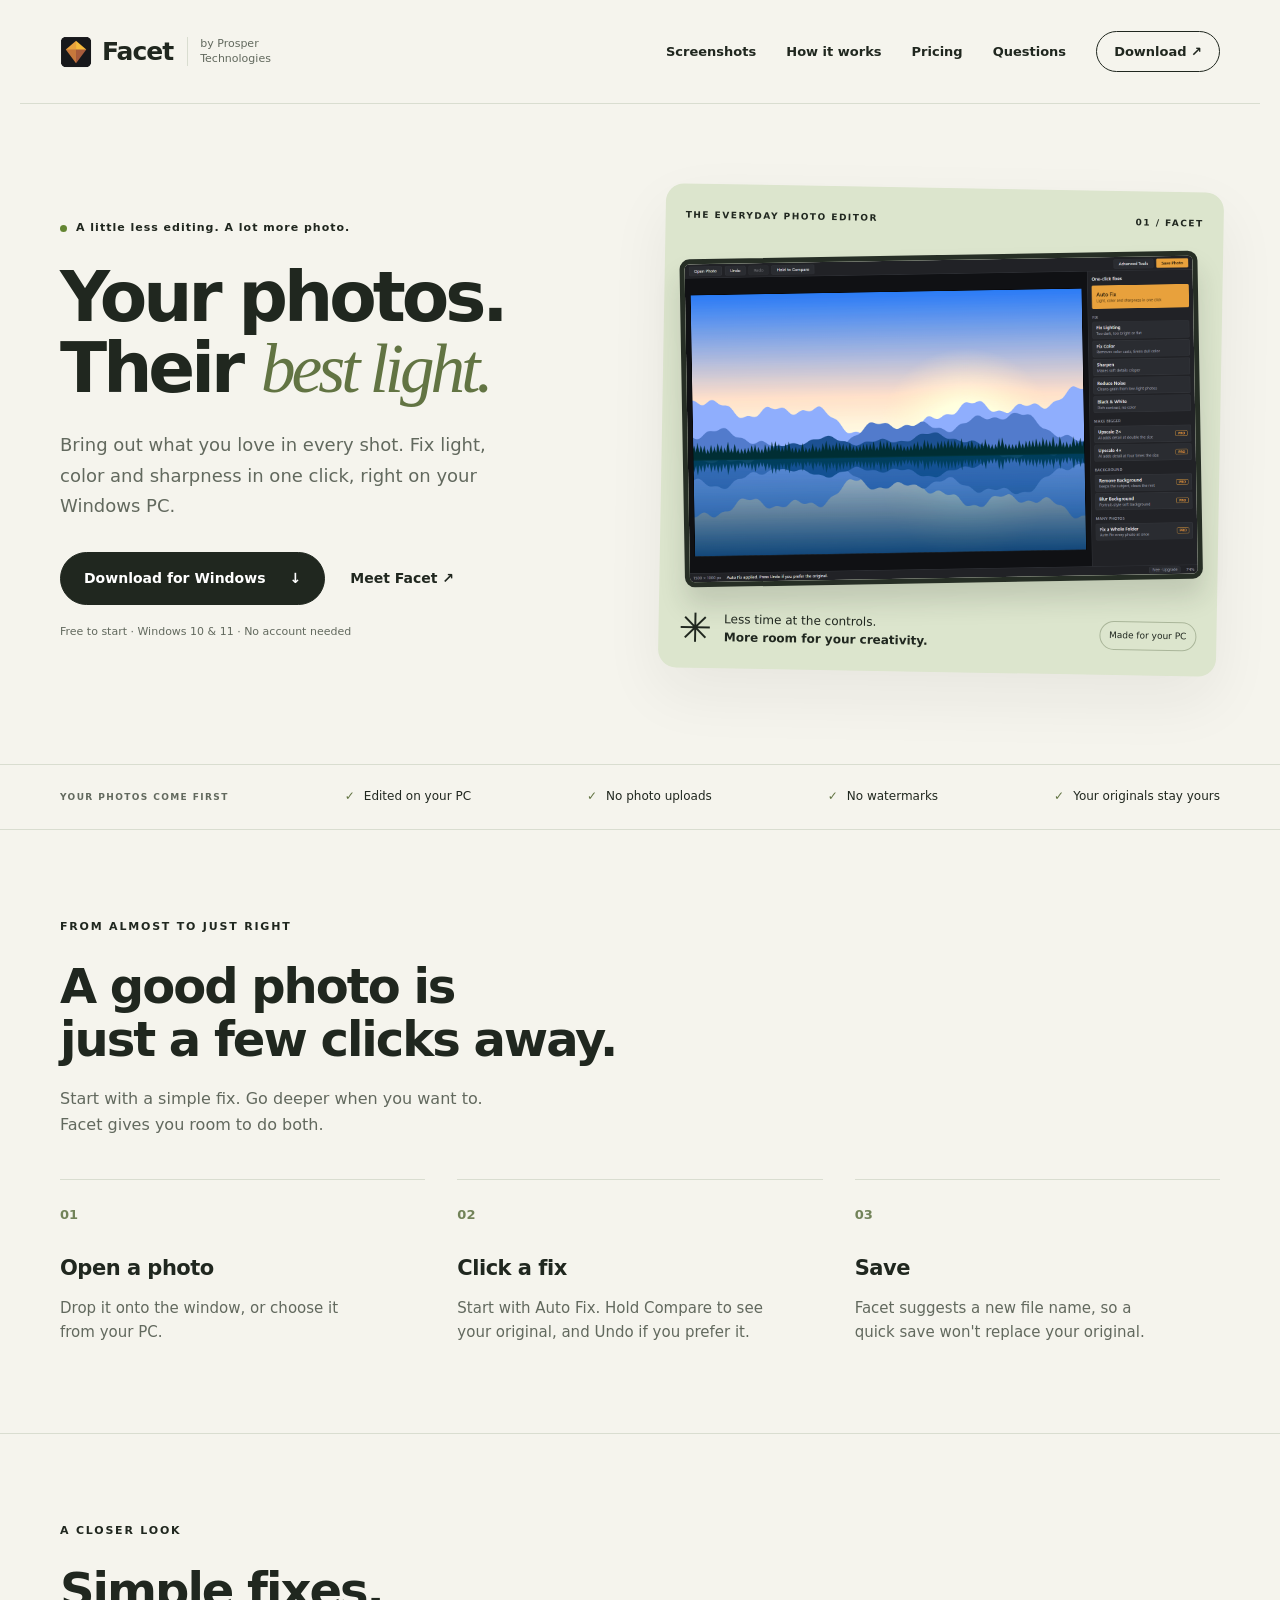
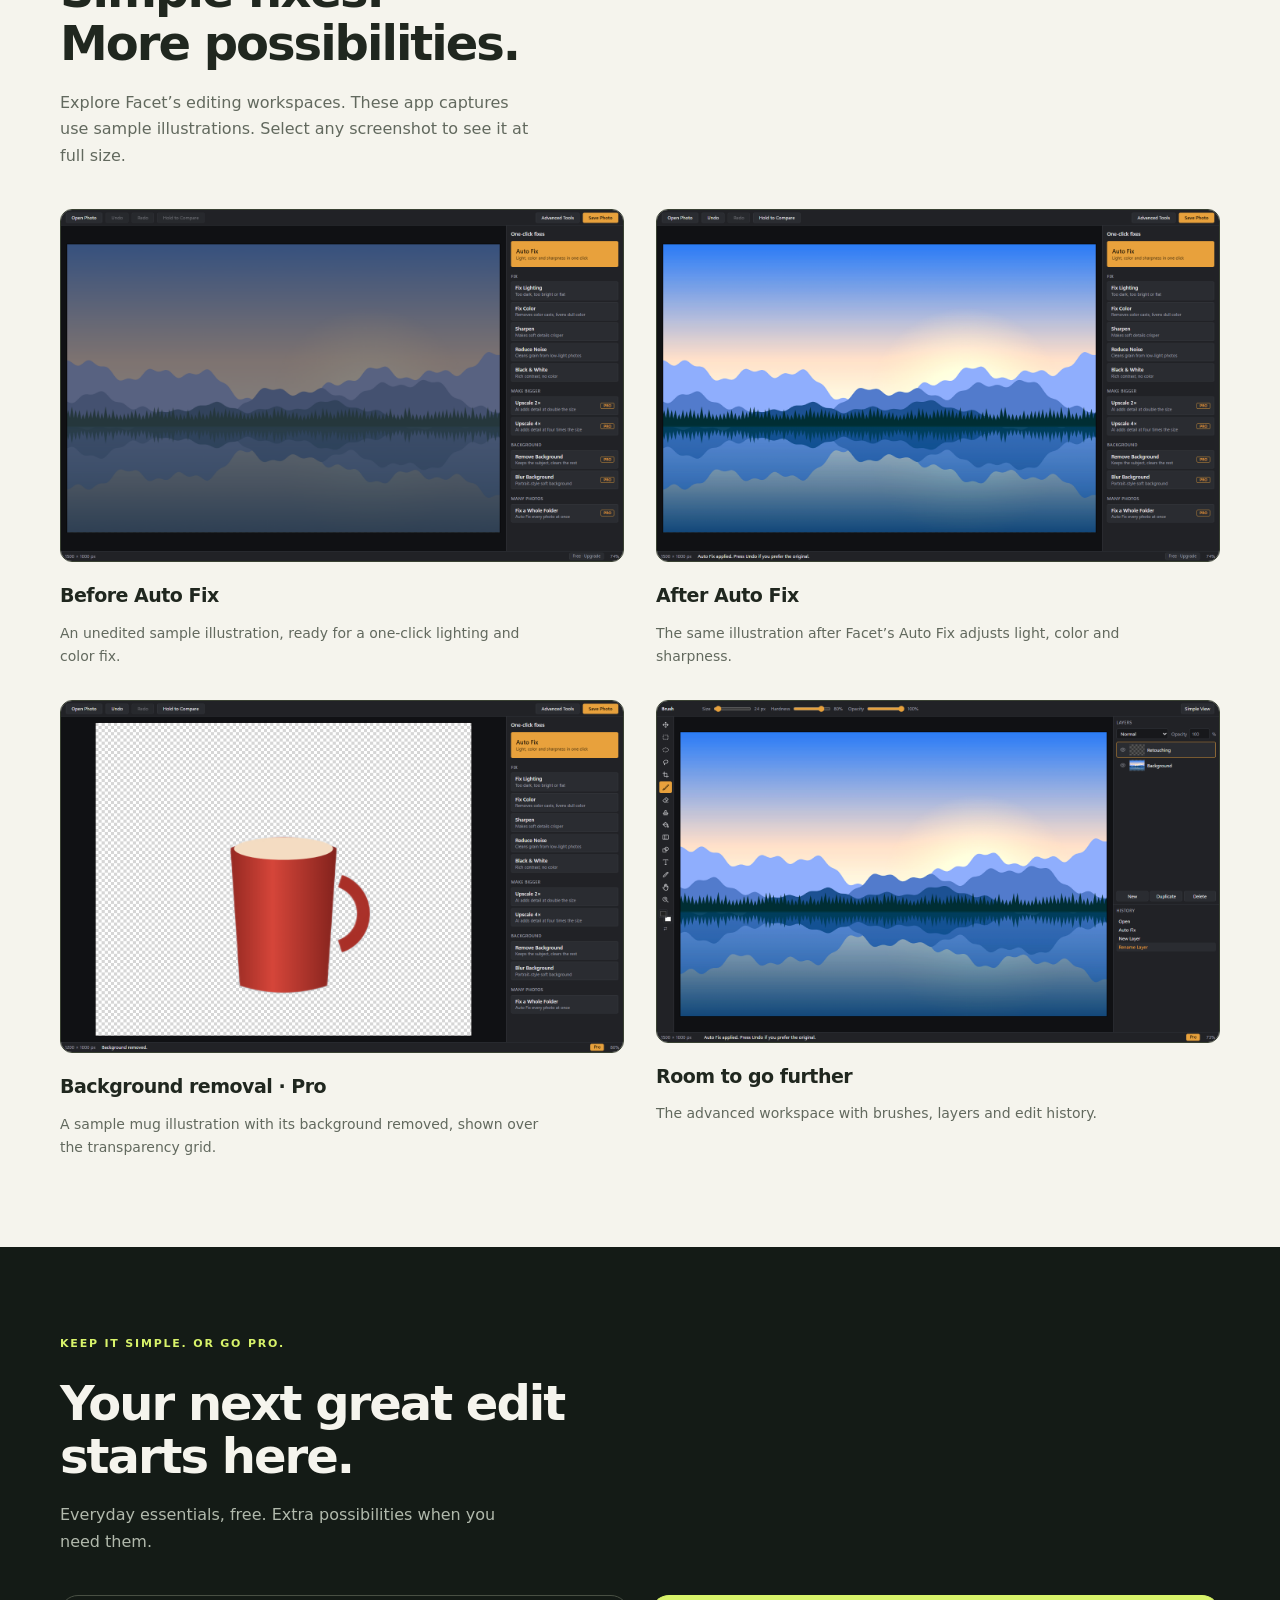
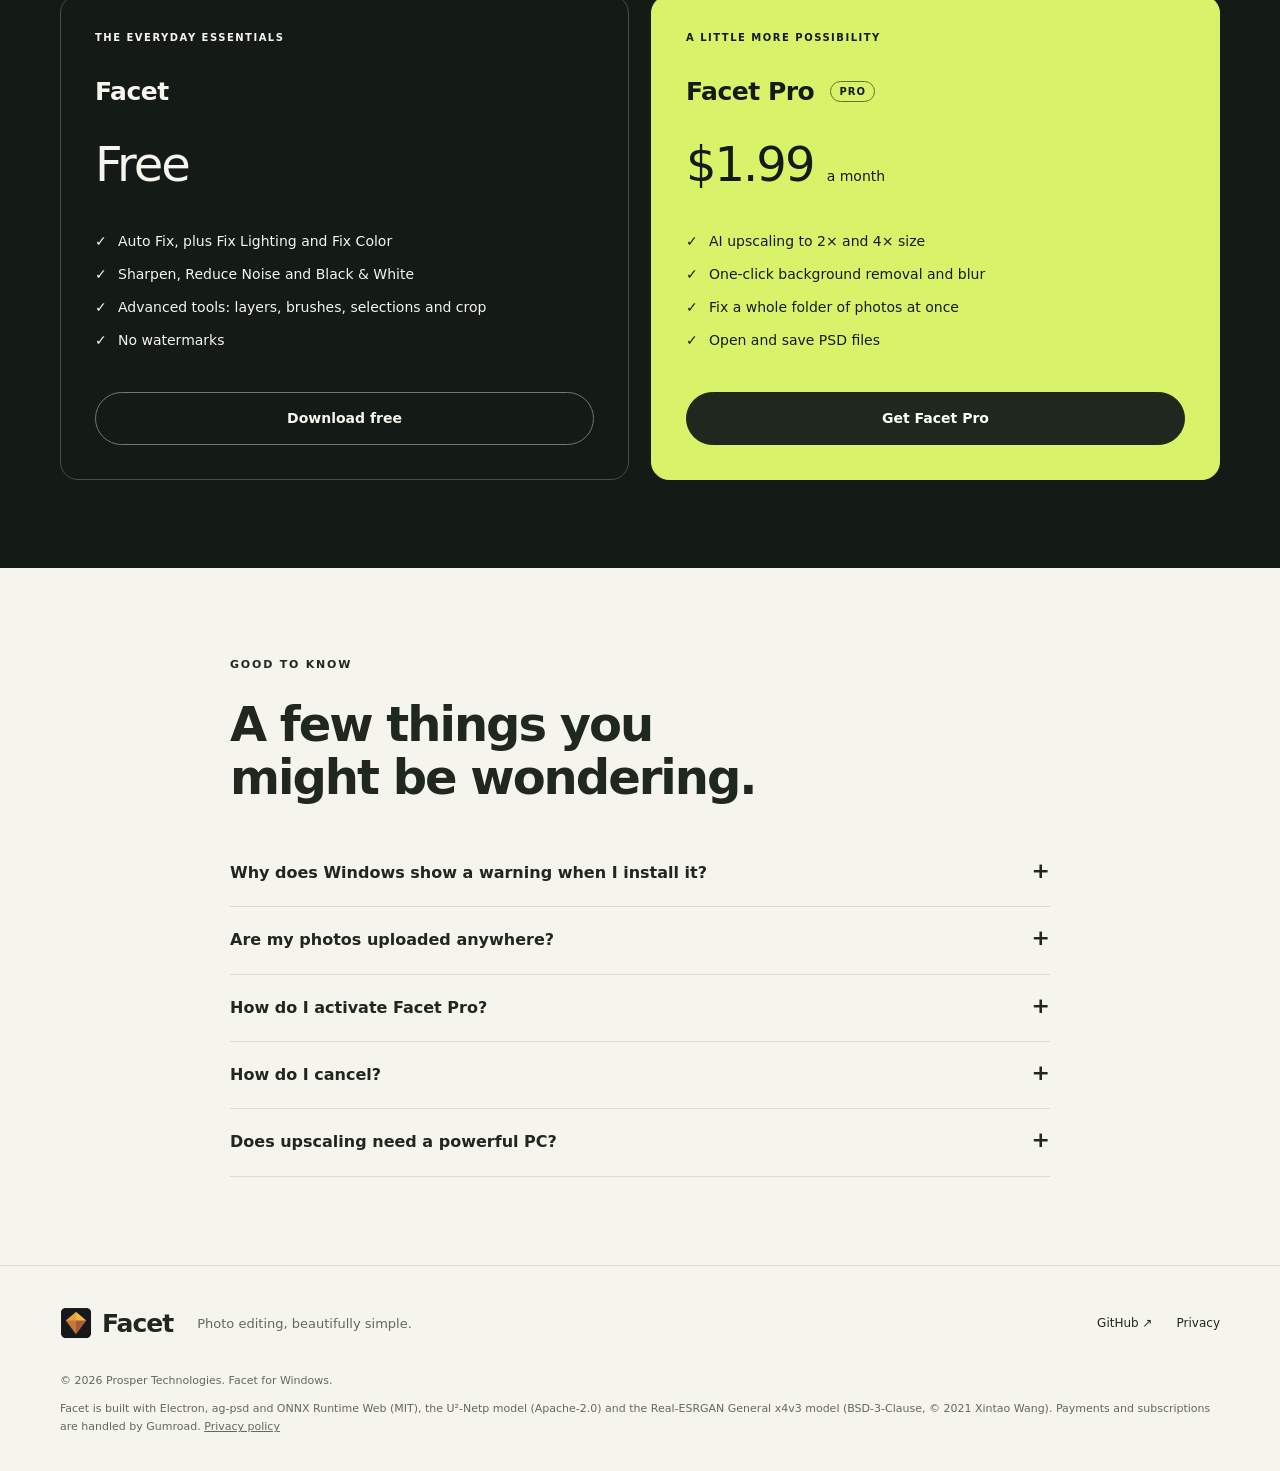
<file: index.html>
<!doctype html>
<html lang="en">
<head>
  <meta charset="utf-8">
  <meta name="viewport" content="width=device-width, initial-scale=1">
  <title>Facet — Photo editing, beautifully simple | Prosper Technologies</title>
  <meta name="description" content="Fix light, color and sharpness in one click. Facet is a free photo editor for Windows that keeps your photos on your PC.">
  <meta name="author" content="Prosper Technologies">
  <meta name="theme-color" content="#141714">
  <link rel="canonical" href="https://prospertechnology.github.io/facet/">
  <meta property="og:title" content="Facet — Your photos. Their best light.">
  <meta property="og:description" content="One-click photo fixes for Windows. Edit locally, keep your originals, and make something worth sharing.">
  <meta property="og:type" content="website">
  <meta property="og:url" content="https://prospertechnology.github.io/facet/">
  <meta property="og:image" content="https://prospertechnology.github.io/facet/facet-app.png">
  <link rel="icon" href="icon.png">
  <link rel="stylesheet" href="styles.css">
</head>
<body>
  <a class="skip" href="#top">Skip to content</a>
  <header>
    <div class="wrap">
      <a class="brand" href="#top"><img src="icon.png" alt="" width="32" height="32">Facet<span class="brand-by">by Prosper Technologies</span></a>
      <nav aria-label="Page sections">
        <a href="#gallery">Screenshots</a>
        <a href="#how">How it works</a>
        <a href="#pricing">Pricing</a>
        <a href="#questions">Questions</a>
        <a class="nav-download" href="https://github.com/ProsperTechnology/facet/releases/latest">Download ↗</a>
      </nav>
    </div>
  </header>

  <main id="top">
    <div class="wrap hero">
      <div class="hero-copy">
        <p class="eyebrow"><span class="status-dot"></span> A little less editing. A lot more photo.</p>
        <h1>Your photos.<br>Their <em>best light.</em></h1>
        <p class="lede">Bring out what you love in every shot. Fix light, color and sharpness in one click, right on your Windows PC.</p>
        <div class="actions">
          <a class="button primary" href="https://github.com/ProsperTechnology/facet/releases/latest/download/Facet-Setup-0.1.0.exe">Download for Windows <span aria-hidden="true">↓</span></a>
          <a class="text-link" href="#how">Meet Facet <span aria-hidden="true">↗</span></a>
        </div>
        <p class="note">Free to start · Windows 10 &amp; 11 · No account needed</p>
      </div>
      <div class="hero-art" aria-label="Facet product preview">
        <div class="art-heading"><span>THE EVERYDAY PHOTO EDITOR</span><span>01 / FACET</span></div>
        <div class="preview-frame"><img class="shot" src="facet-app.png" width="1440" height="900" alt="Facet showing a colorful lake illustration after Auto Fix, with one-click editing tools on the right."></div>
        <div class="art-caption"><span class="caption-mark" aria-hidden="true">✳</span><p>Less time at the controls.<br><strong>More room for your creativity.</strong></p><span class="local-badge">Made for your PC</span></div>
      </div>
    </div>

    <div class="trust-strip"><div class="wrap"><span>YOUR PHOTOS COME FIRST</span><p>Edited on your PC</p><p>No photo uploads</p><p>No watermarks</p><p>Your originals stay yours</p></div></div>

    <section id="how">
      <div class="wrap">
        <div class="section-heading"><p class="eyebrow">FROM ALMOST TO JUST RIGHT</p><h2>A good photo is<br>just a few clicks away.</h2><p class="section-intro">Start with a simple fix. Go deeper when you want to. Facet gives you room to do both.</p></div>
        <ol class="steps">
          <li><h3>Open a photo</h3><p>Drop it onto the window, or choose it from your PC.</p></li>
          <li><h3>Click a fix</h3><p>Start with Auto Fix. Hold Compare to see your original, and Undo if you prefer it.</p></li>
          <li><h3>Save</h3><p>Facet suggests a new file name, so a quick save won't replace your original.</p></li>
        </ol>
      </div>
    </section>

    <section id="gallery" class="gallery"><div class="wrap">
      <div class="section-heading"><p class="eyebrow">A CLOSER LOOK</p><h2>Simple fixes.<br>More possibilities.</h2><p class="section-intro">Explore Facet’s editing workspaces. These app captures use sample illustrations. Select any screenshot to see it at full size.</p></div>
      <div class="gallery-grid">
<figure><a href="screenshots/1-before.png" aria-label="View full-size screenshot: Before Auto Fix"><img src="screenshots/1-before.png" width="1440" height="900" loading="lazy" decoding="async" alt="An unedited sample illustration, ready for a one-click lighting and color fix."></a><figcaption><h3>Before Auto Fix</h3><p>An unedited sample illustration, ready for a one-click lighting and color fix.</p></figcaption></figure>
<figure><a href="screenshots/2-auto-fix.png" aria-label="View full-size screenshot: After Auto Fix"><img src="screenshots/2-auto-fix.png" width="1440" height="900" loading="lazy" decoding="async" alt="The same illustration after Facet’s Auto Fix adjusts light, color and sharpness."></a><figcaption><h3>After Auto Fix</h3><p>The same illustration after Facet’s Auto Fix adjusts light, color and sharpness.</p></figcaption></figure>
<figure><a href="screenshots/3-remove-background.png" aria-label="View full-size screenshot: Background removal · Pro"><img src="screenshots/3-remove-background.png" width="1440" height="900" loading="lazy" decoding="async" alt="A sample mug illustration with its background removed, shown over the transparency grid."></a><figcaption><h3>Background removal · Pro</h3><p>A sample mug illustration with its background removed, shown over the transparency grid.</p></figcaption></figure>
<figure><a href="screenshots/4-advanced-tools.png" aria-label="View full-size screenshot: Room to go further"><img src="screenshots/4-advanced-tools.png" width="1440" height="900" loading="lazy" decoding="async" alt="The advanced workspace with brushes, layers and edit history."></a><figcaption><h3>Room to go further</h3><p>The advanced workspace with brushes, layers and edit history.</p></figcaption></figure>
</div></div></section>

    <section id="pricing">
      <div class="wrap">
        <div class="section-heading"><p class="eyebrow">KEEP IT SIMPLE. OR GO PRO.</p><h2>Your next great edit<br>starts here.</h2><p class="section-intro">Everyday essentials, free. Extra possibilities when you need them.</p></div>
        <div class="plans">
          <div class="plan">
            <div class="plan-label">THE EVERYDAY ESSENTIALS</div><h3>Facet</h3>
            <div class="price">Free</div>
            <ul>
              <li>Auto Fix, plus Fix Lighting and Fix Color</li>
              <li>Sharpen, Reduce Noise and Black &amp; White</li>
              <li>Advanced tools: layers, brushes, selections and crop</li>
              <li>No watermarks</li>
            </ul>
            <a class="button" href="https://github.com/ProsperTechnology/facet/releases/latest/download/Facet-Setup-0.1.0.exe">Download free</a>
          </div>
          <div class="plan pro">
            <div class="plan-label">A LITTLE MORE POSSIBILITY</div><h3>Facet Pro <span class="pill">PRO</span></h3>
            <div class="price">$1.99 <span>a month</span></div>
            <ul>
              <li>AI upscaling to 2× and 4× size</li>
              <li>One-click background removal and blur</li>
              <li>Fix a whole folder of photos at once</li>
              <li>Open and save PSD files</li>
            </ul>
            <a class="button primary" href="https://prospertechnology.gumroad.com/l/facet-pro">Get Facet Pro</a>
          </div>
        </div>
      </div>
    </section>

    <section id="questions" class="faq">
      <div class="wrap">
        <p class="eyebrow">GOOD TO KNOW</p><h2>A few things you<br>might be wondering.</h2>
        <details><summary>Why does Windows show a warning when I install it?</summary><p>Facet isn't code-signed yet, so Windows SmartScreen may say it doesn't recognize the app. Check that you downloaded the installer from the official Facet GitHub releases page before deciding whether to proceed.</p></details>
        <details><summary>Are my photos uploaded anywhere?</summary><p>No. Editing, including the AI tools, happens on your PC. If you subscribe, Facet contacts Gumroad to check your license key, and it sends only that key and the product ID.</p></details>
        <details><summary>How do I activate Facet Pro?</summary><p>After you subscribe, Gumroad emails you a license key. Open Facet, click Free · Upgrade at the bottom right of the window, then enter the key and click Activate.</p></details>
        <details><summary>How do I cancel?</summary><p>Use the Manage membership link in your Gumroad receipt email.</p></details>
        <details><summary>Does upscaling need a powerful PC?</summary><p>No, but a graphics card makes it much faster. Without one, Facet uses your processor, and large photos can take several minutes.</p></details>
      </div>
    </section>
  </main>

  <footer>
    <div class="wrap footer-top"><a class="brand" href="#top"><img src="icon.png" width="32" height="32" alt="">Facet</a><p>Photo editing, beautifully simple.</p><a href="https://github.com/ProsperTechnology/facet">GitHub ↗</a><a href="privacy.html">Privacy</a></div>
    <div class="wrap credits"><p>© 2026 Prosper Technologies. Facet for Windows.</p>Facet is built with Electron, ag-psd and ONNX Runtime Web (MIT), the U²-Netp model (Apache-2.0) and the Real-ESRGAN General x4v3 model (BSD-3-Clause, © 2021 Xintao Wang). Payments and subscriptions are handled by Gumroad. <a href="privacy.html">Privacy policy</a></div>
  </footer>
</body>
</html>
</file>
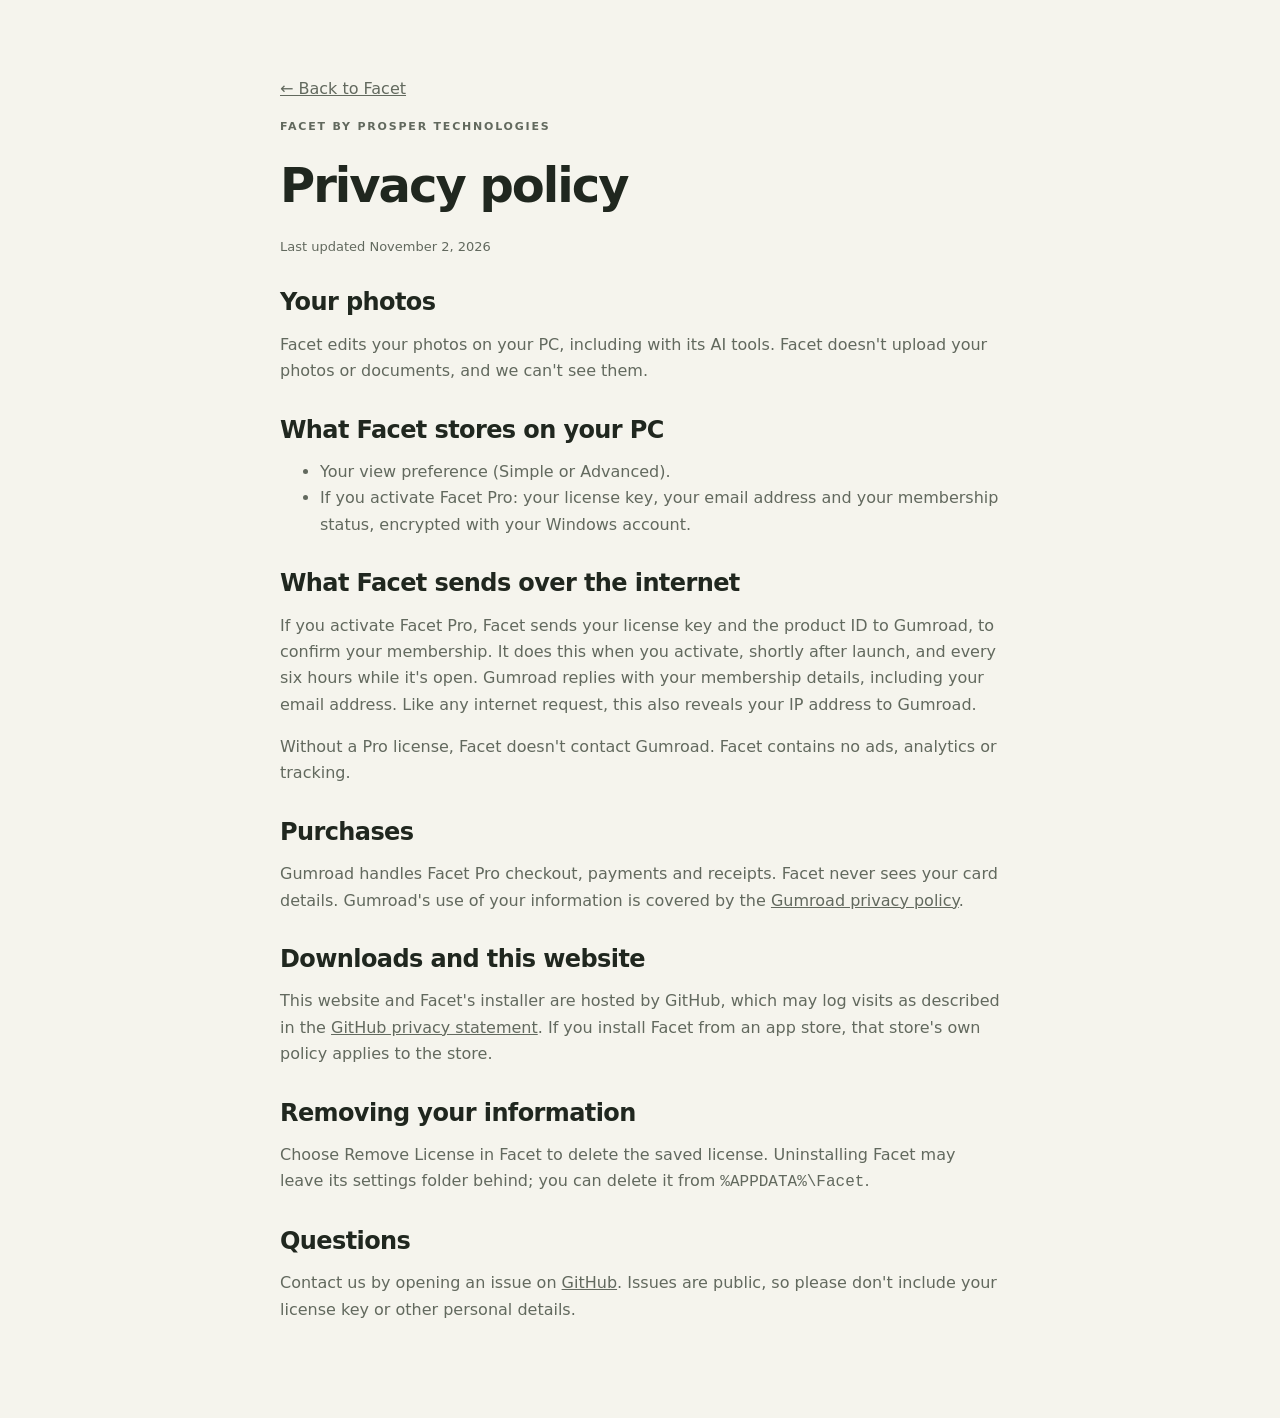
<file: privacy.html>
<!doctype html>
<html lang="en">
<head>
  <meta charset="utf-8">
  <meta name="viewport" content="width=device-width, initial-scale=1">
  <title>Facet privacy policy</title>
  <meta name="description" content="What the Facet photo editor does and doesn't do with your information.">
  <link rel="icon" href="icon.png">
  <meta name="author" content="Prosper Technologies">
  <link rel="stylesheet" href="styles.css">
</head>
<body>
  <main class="wrap privacy-main">
    <p><a href="./">← Back to Facet</a></p>
    <p class="eyebrow">FACET BY PROSPER TECHNOLOGIES</p>
    <h1>Privacy policy</h1>
    <p class="updated">Last updated November 2, 2026</p>

    <h2>Your photos</h2>
    <p>Facet edits your photos on your PC, including with its AI tools. Facet doesn't upload your photos or documents, and we can't see them.</p>

    <h2>What Facet stores on your PC</h2>
    <ul>
      <li>Your view preference (Simple or Advanced).</li>
      <li>If you activate Facet Pro: your license key, your email address and your membership status, encrypted with your Windows account.</li>
    </ul>

    <h2>What Facet sends over the internet</h2>
    <p>If you activate Facet Pro, Facet sends your license key and the product ID to Gumroad, to confirm your membership. It does this when you activate, shortly after launch, and every six hours while it's open. Gumroad replies with your membership details, including your email address. Like any internet request, this also reveals your IP address to Gumroad.</p>
    <p>Without a Pro license, Facet doesn't contact Gumroad. Facet contains no ads, analytics or tracking.</p>

    <h2>Purchases</h2>
    <p>Gumroad handles Facet Pro checkout, payments and receipts. Facet never sees your card details. Gumroad's use of your information is covered by the <a href="https://gumroad.com/privacy">Gumroad privacy policy</a>.</p>

    <h2>Downloads and this website</h2>
    <p>This website and Facet's installer are hosted by GitHub, which may log visits as described in the <a href="https://docs.github.com/en/site-policy/privacy-policies/github-general-privacy-statement">GitHub privacy statement</a>. If you install Facet from an app store, that store's own policy applies to the store.</p>

    <h2>Removing your information</h2>
    <p>Choose Remove License in Facet to delete the saved license. Uninstalling Facet may leave its settings folder behind; you can delete it from <code>%APPDATA%\Facet</code>.</p>

    <h2>Questions</h2>
    <p>Contact us by opening an issue on <a href="https://github.com/ProsperTechnology/facet/issues">GitHub</a>. Issues are public, so please don't include your license key or other personal details.</p>
  </main>
</body>
</html>
</file>
<file: styles.css>
@charset "UTF-8";
:root{--bg:#f5f4ed;--ink:#20271f;--muted:#62695e;--line:#d9ddd0;--accent:#d8f36a;--dark:#141b16}*{box-sizing:border-box}html{scroll-behavior:smooth;scroll-padding-top:28px}body{margin:0;background:var(--bg);color:var(--ink);font:16px/1.65 "Segoe UI Variable Text","Segoe UI",system-ui,sans-serif}a{color:inherit}a:focus-visible,summary:focus-visible{outline:3px solid #597125;outline-offset:5px}a:hover{text-underline-offset:5px}img{max-width:100%}.wrap{width:min(1240px,100%);margin:auto;padding-inline:40px}header .wrap{display:flex;align-items:center;justify-content:space-between;gap:24px;min-height:104px;border-bottom:1px solid var(--line)}.brand{display:flex;align-items:center;gap:10px;text-decoration:none;font-size:25px;font-weight:750;letter-spacing:-1px}.brand img{border-radius:8px}.brand-by{font-size:11px;letter-spacing:0;font-weight:500;max-width:90px;line-height:1.3;border-left:1px solid var(--line);padding-left:12px;margin-left:4px;color:var(--muted)}nav{display:flex;align-items:center;gap:30px}nav a{text-decoration:none;font-size:13px;font-weight:600}.nav-download{border:1px solid var(--ink);border-radius:30px;padding:9px 17px}.hero{display:grid;grid-template-columns:1fr 1fr;gap:44px;align-items:center;padding-block:84px 92px}.eyebrow{font-size:11px;letter-spacing:1.8px;font-weight:700;margin:0 0 24px}.hero .eyebrow{letter-spacing:1px;display:flex;align-items:center;gap:9px}.status-dot{width:7px;height:7px;border-radius:50%;background:#638532}h1{font-size:clamp(48px,5.4vw,76px);line-height:1.03;letter-spacing:-4px;margin:0 0 26px;font-weight:650}h1 em{font-family:Georgia,serif;font-weight:400;color:#627443}.lede{font-size:18px;line-height:1.7;max-width:430px;color:var(--muted);margin:0 0 30px}.actions{display:flex;align-items:center;gap:25px;flex-wrap:wrap}.button{display:inline-flex;justify-content:center;align-items:center;gap:24px;border:1px solid var(--ink);border-radius:30px;padding:14px 23px;font-weight:650;font-size:14px;text-decoration:none;transition:background .18s,transform .18s}.button:hover{background:#e8ebdf;transform:translateY(-2px)}.button.primary{background:var(--ink);color:#fff}.button.primary:hover{background:#3c4932}.text-link{font-size:14px;font-weight:600;text-decoration:none}.note{font-size:11px;color:var(--muted);margin:18px 0 0}.hero-art{background:#dce5cd;border-radius:18px;padding:24px 20px 20px;transform:rotate(1deg);box-shadow:0 24px 60px #20271f10}.art-heading{display:flex;justify-content:space-between;font-size:9px;letter-spacing:1.5px;font-weight:700;margin-bottom:28px}.preview-frame{overflow:hidden;border:5px solid #262e25;border-radius:10px;box-shadow:0 18px 26px #20271f26;transform:rotate(-2deg)}.shot{display:block;width:100%;height:auto}.art-caption{display:flex;align-items:center;gap:12px;margin-top:30px}.caption-mark{font-size:40px;line-height:1}.art-caption p{font-size:12px;line-height:1.5;margin:0}.local-badge{font-size:9px;margin-left:auto;border:1px solid #aab69a;border-radius:20px;padding:6px 9px;white-space:nowrap}.trust-strip{border-block:1px solid var(--line)}.trust-strip .wrap{display:flex;justify-content:space-between;align-items:center;gap:20px;padding-block:22px;flex-wrap:wrap}.trust-strip span{font-size:9px;letter-spacing:1.4px;color:var(--muted);font-weight:700}.trust-strip p{font-size:12px;margin:0}.trust-strip p:before{content:"✓";margin-right:9px;color:#627443}section{padding:88px 0}.section-heading{margin-bottom:40px}h2{font-size:clamp(32px,3.8vw,48px);font-weight:600;line-height:1.1;letter-spacing:-2px;margin:0 0 20px}.section-intro{color:var(--muted);max-width:470px;margin:0}.steps{display:grid;grid-template-columns:repeat(3,1fr);gap:32px;list-style:none;counter-reset:step;padding:0;margin:0}.steps li{counter-increment:step;border-top:1px solid var(--line);padding-top:24px}.steps li:before{content:"0" counter(step);display:block;font-size:13px;font-weight:600;color:#728359;margin-bottom:26px}h3{font-size:21px;letter-spacing:-.5px;margin:0 0 10px}.steps p{font-size:15px;color:var(--muted);margin:0;max-width:310px}#pricing{background:var(--dark);color:#f5f4ed}#pricing .eyebrow{color:var(--accent)}#pricing .section-intro{color:#b1b9ac}.plans{display:grid;grid-template-columns:1fr 1fr;gap:22px}.plan{display:flex;flex-direction:column;border:1px solid #495044;border-radius:18px;padding:34px}.plan.pro{background:var(--accent);color:var(--dark);border-color:var(--accent)}.plan-label{font-size:10px;font-weight:650;letter-spacing:1.5px;margin-bottom:24px}.plan h3{font-size:25px}.pill{font-size:10px;vertical-align:middle;letter-spacing:1px;border:1px solid #63742f;border-radius:20px;padding:4px 8px;margin-left:8px}.price{font-size:48px;letter-spacing:-2px;line-height:1.2;margin:14px 0 26px}.price span{font-size:14px;letter-spacing:0;font-weight:400}.plan ul{flex:1;list-style:none;margin:0 0 30px;padding:0}.plan li{font-size:14px;margin:10px 0;padding-left:23px;position:relative}.plan li:before{content:"✓";position:absolute;left:0}.plan:not(.pro) .button{border-color:#717a69;color:#f5f4ed}.plan:not(.pro) .button:hover{background:#303b2d}.faq .wrap{max-width:900px}.faq h2{margin-bottom:36px}details{border-bottom:1px solid var(--line);padding:20px 0}summary{cursor:pointer;font-weight:600;font-size:16px;list-style:none;display:flex;justify-content:space-between;gap:24px}summary::-webkit-details-marker{display:none}summary:after{content:"+";font-size:22px;line-height:1}details[open] summary:after{content:"−"}details p{color:var(--muted);font-size:15px;max-width:700px;margin:15px 30px 0 0}footer{border-top:1px solid var(--line);padding:34px 0}.footer-top{display:flex;align-items:center;gap:24px}.footer-top p{flex:1;color:var(--muted);font-size:13px}.footer-top>a:not(.brand){font-size:12px;text-decoration:none}.credits{color:var(--muted);font-size:11px;margin-top:25px}.credits p{margin:0 0 10px}.skip{position:absolute;top:-100px;left:20px;padding:10px;background:var(--accent);z-index:10}.skip:focus{top:10px}.privacy-main{max-width:800px;padding-block:60px 80px}.privacy-main h1{font-size:48px;letter-spacing:-2px}.privacy-main h2{font-size:24px;letter-spacing:-.6px;margin:32px 0 12px}.privacy-main p,.privacy-main li{color:var(--muted)}.updated{font-size:13px}
@media(min-width:1400px){.hero{gap:65px}}@media(max-width:900px){.wrap{padding-inline:24px}.hero{gap:28px}h1{letter-spacing:-2.5px}.hero-art{padding:18px 14px}.local-badge{display:none}nav{gap:16px}.brand-by{display:none}.actions{gap:18px}.trust-strip .wrap{justify-content:center}.art-heading{letter-spacing:.7px}section{padding:64px 0}}@media(max-width:650px){header .wrap{min-height:80px}nav a:not(.nav-download){display:none}.hero{grid-template-columns:1fr;padding-block:48px;gap:40px}h1{font-size:58px}.hero-art{max-width:500px;transform:none}.art-heading{font-size:10px}.local-badge{display:block}.trust-strip .wrap{gap:12px 24px}.trust-strip span{width:100%;text-align:center}.steps,.plans{grid-template-columns:1fr}.steps{gap:28px}.steps li:before{margin-bottom:14px}.steps p{max-width:none}.plan{padding:26px}.footer-top{flex-wrap:wrap;gap:16px}.footer-top p{flex-basis:60%;margin:0}.section-heading{margin-bottom:30px}.privacy-main h1{font-size:40px}}@media(prefers-reduced-motion:reduce){html{scroll-behavior:auto}.button{transition:none}}

.hero > *{min-width:0}@media(max-width:650px){h1{font-size:clamp(42px,12vw,58px)}.hero-art{width:100%}.art-heading{font-size:8px}.local-badge{font-size:8px}.art-caption{gap:8px}}

.gallery{border-top:1px solid var(--line)}.gallery-grid{display:grid;grid-template-columns:repeat(2,minmax(0,1fr));gap:32px}.gallery figure{margin:0;min-width:0}.gallery figure>a{display:block;border:1px solid #394132;border-radius:12px;overflow:hidden;background:var(--dark)}.gallery img{display:block;width:100%;height:auto}.gallery figcaption{padding:18px 0 0}.gallery h3{font-size:19px}.gallery figcaption p{margin:0;color:var(--muted);font-size:14px;max-width:480px}@media(max-width:900px){nav{gap:14px}}@media(max-width:650px){.gallery-grid{grid-template-columns:1fr}}
</file>
